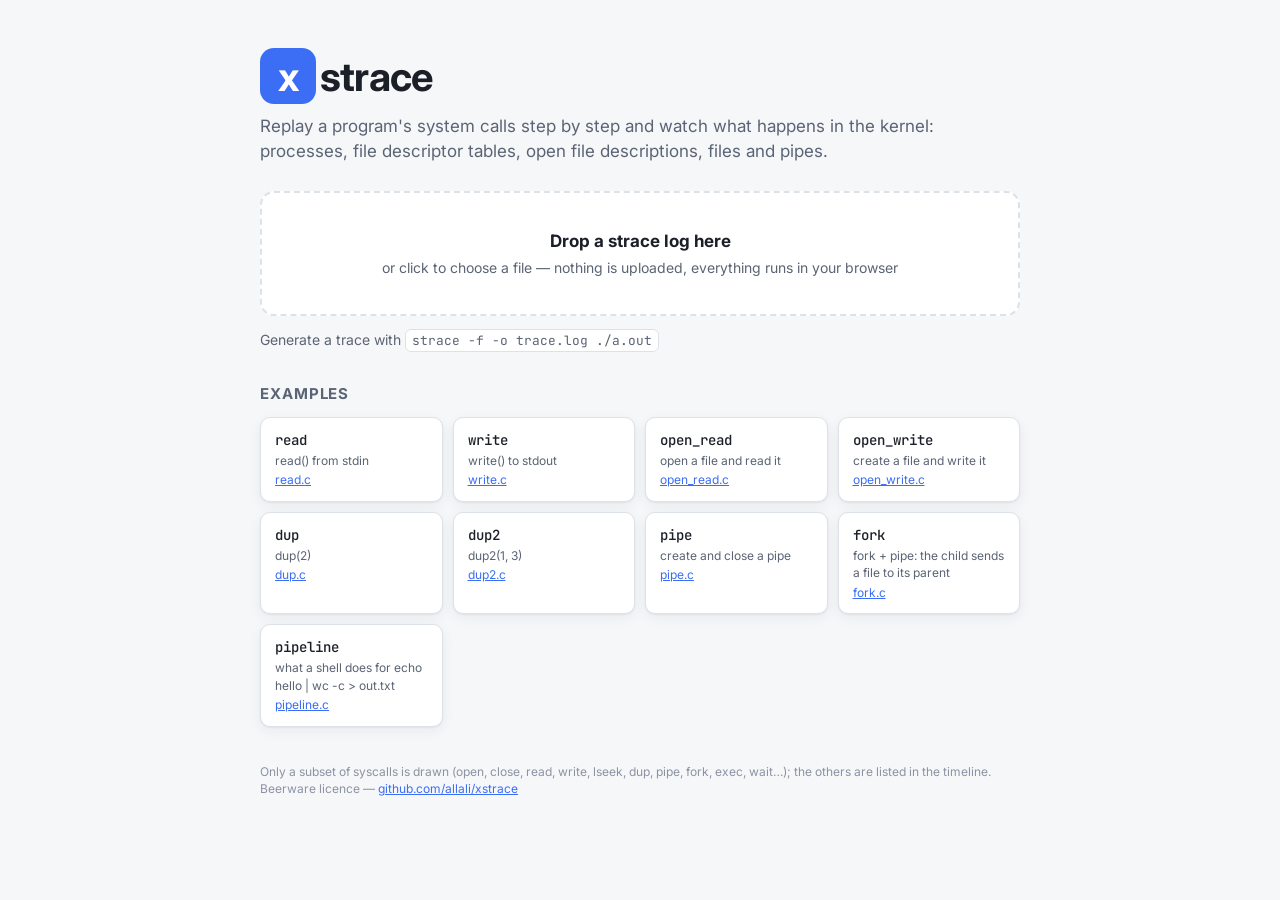
<file: xstrace.html>
<!DOCTYPE html>
<html lang="en">
<head>
  <meta charset="utf-8">
  <meta name="viewport" content="width=device-width, initial-scale=1">
  <title>xstrace</title>
  <link rel="preconnect" href="https://fonts.googleapis.com">
  <link href="https://fonts.googleapis.com/css2?family=Inter:wght@400;500;600;700&family=JetBrains+Mono:wght@400;500&display=swap" rel="stylesheet">
  <link rel="stylesheet" href="css/xstrace.css">
</head>
<body>

  <!-- ===================== intro / loading screen ===================== -->
  <section id="intro">
    <div class="intro-inner">
      <h1><span class="logo">x</span>strace</h1>
      <p class="lead">Replay a program's system calls step by step and watch what happens in the kernel:
        processes, file descriptor tables, open file descriptions, files and pipes.</p>

      <label id="drop" for="file">
        <input id="file" type="file" accept=".log,.txt,.strace,text/plain">
        <strong>Drop a strace log here</strong>
        <span>or click to choose a file — nothing is uploaded, everything runs in your browser</span>
      </label>

      <p class="howto">Generate a trace with
        <code>strace -f -o trace.log ./a.out</code></p>

      <h2>Examples</h2>
      <div id="examples"></div>

      <p class="foot">Only a subset of syscalls is drawn (open, close, read, write, lseek, dup, pipe, fork, exec, wait…);
        the others are listed in the timeline. Beerware licence — <a href="https://github.com/allali/xstrace">github.com/allali/xstrace</a></p>
    </div>
  </section>

  <!-- ============================ viewer ============================== -->
  <section id="viewer" hidden>
    <header id="bar">
      <button id="home" class="ghost" title="Load another trace">
        <span class="logo">x</span><span id="trace-name">strace</span>
      </button>
      <div class="transport">
        <button id="b-first" title="Start (Home)"><svg viewBox="0 0 16 16"><path d="M3 3h2v10H3zM13 3v10L6 8z"/></svg></button>
        <button id="b-prev" title="Previous (←)"><svg viewBox="0 0 16 16"><path d="M11 3v10L4 8z"/></svg></button>
        <button id="b-play" class="primary" title="Play / pause (P)"><svg viewBox="0 0 16 16"><path d="M5 3v10l8-5z"/></svg></button>
        <button id="b-next" title="Next (→ or space)"><svg viewBox="0 0 16 16"><path d="M4 3v10l6-5zM11 3h2v10h-2z"/></svg></button>
        <button id="b-last" title="End (End)"><svg viewBox="0 0 16 16"><path d="M3 3v10l7-5zM11 3h2v10h-2z"/></svg></button>
      </div>
      <input id="scrub" type="range" min="0" value="0" aria-label="Position in trace">
      <span id="counter">0 / 0</span>
      <label class="speed" title="Playback speed">speed
        <input id="speed" type="range" min="0.25" max="4" step="0.25" value="1">
      </label>
      <label class="toggle" title="Skip the dynamic loader and syscalls that are not drawn">
        <input id="focus" type="checkbox" checked> focus
      </label>
      <label class="toggle" title="After an exec, only stop on syscalls that use a file descriptor opened before the exec">
        <input id="skip-post-exec" type="checkbox"> skip post exec
      </label>
    </header>

    <div id="main">
      <div id="stage-wrap">
        <div id="stage">
          <svg id="wires" aria-hidden="true">
            <defs>
              <marker id="arrow" viewBox="0 0 10 10" refX="9" refY="5" markerWidth="7" markerHeight="7" orient="auto-start-reverse">
                <path d="M0,1 L9,5 L0,9 z" fill="context-stroke"></path>
              </marker>
            </defs>
            <g id="wire-layer"></g>
            <g id="packet-layer"></g>
          </svg>
          <div class="col" id="col-procs">
            <h3>Processes <small>user space · fd tables</small></h3>
            <div class="list"></div>
          </div>
          <div class="col kernel" id="col-ofds">
            <h3>Open file descriptions <small>kernel</small></h3>
            <div class="list"></div>
          </div>
          <div class="col kernel" id="col-nodes">
            <h3>Files &amp; pipes <small>kernel</small></h3>
            <div class="list"></div>
          </div>
          <div id="ghosts"></div>
        </div>
      </div>

      <aside id="side">
        <div id="now">
          <div class="now-head">
            <span id="now-pid" class="pid-chip"></span>
            <span id="now-step"></span>
          </div>
          <div id="now-call"></div>
          <div id="now-ret"></div>
          <p id="now-desc"></p>
        </div>
        <div id="timeline-head">
          <span>Timeline</span>
          <button id="b-main" class="ghost small" title="Jump to the first syscall of main()">jump to main()</button>
        </div>
        <ol id="timeline"></ol>
      </aside>
    </div>
  </section>

  <script src="js/model.js"></script>
  <script src="js/view.js"></script>
</body>
</html>
</file>
<file: css/xstrace.css>
/* xstrace — styles */

:root {
  --bg: #f6f7f9;
  --panel: #ffffff;
  --kernel: #eef1f6;
  --ink: #1b1f27;
  --ink-2: #5b6474;
  --ink-3: #8b93a3;
  --line: #dde1e8;
  --wire: #9aa3b2;
  --accent: #3b6ef5;
  --read: #129b6a;
  --write: #e0731b;
  --rw: #8a5cf5;
  --err: #d93b3b;
  --hot-bg: #fff6d6;
  --shadow: 0 1px 2px rgba(20, 30, 50, .06), 0 4px 14px rgba(20, 30, 50, .06);
  --mono: 'JetBrains Mono', ui-monospace, SFMono-Regular, Menlo, monospace;
  --sans: 'Inter', system-ui, -apple-system, 'Segoe UI', sans-serif;
  --t: 380ms;
  color-scheme: light;
}

@media (prefers-color-scheme: dark) {
  :root:not([data-theme="light"]) {
    --bg: #12151b;
    --panel: #1b2029;
    --kernel: #161b23;
    --ink: #e7eaf0;
    --ink-2: #a3acbb;
    --ink-3: #6f7889;
    --line: #2c3340;
    --wire: #5d6778;
    --accent: #6d93ff;
    --read: #2cc58c;
    --write: #f29544;
    --rw: #a78bff;
    --err: #ff6b6b;
    --hot-bg: #3a3218;
    --shadow: 0 1px 2px rgba(0, 0, 0, .3), 0 4px 14px rgba(0, 0, 0, .25);
    color-scheme: dark;
  }
}
:root[data-theme="dark"] {
  --bg: #12151b; --panel: #1b2029; --kernel: #161b23; --ink: #e7eaf0; --ink-2: #a3acbb; --ink-3: #6f7889;
  --line: #2c3340; --wire: #5d6778; --accent: #6d93ff; --read: #2cc58c; --write: #f29544; --rw: #a78bff;
  --err: #ff6b6b; --hot-bg: #3a3218; --shadow: 0 1px 2px rgba(0,0,0,.3), 0 4px 14px rgba(0,0,0,.25);
  color-scheme: dark;
}

* { box-sizing: border-box; }
html, body { margin: 0; height: 100%; }
body {
  background: var(--bg);
  color: var(--ink);
  font: 14px/1.45 var(--sans);
  -webkit-font-smoothing: antialiased;
}
[hidden] { display: none !important; }
code, .mono { font-family: var(--mono); font-size: .92em; }
a { color: var(--accent); }

button {
  font: inherit;
  color: var(--ink);
  background: var(--panel);
  border: 1px solid var(--line);
  border-radius: 8px;
  padding: 5px 10px;
  cursor: pointer;
  transition: background .15s, border-color .15s;
}
button:hover { border-color: var(--ink-3); }
button.primary { background: var(--accent); border-color: var(--accent); color: #fff; min-width: 42px; }
button.ghost { background: transparent; border-color: transparent; }
button.ghost:hover { background: var(--panel); border-color: var(--line); }
button.small { font-size: 12px; padding: 2px 8px; }

.logo {
  display: inline-grid; place-items: center;
  width: 1.4em; height: 1.4em; margin-right: .1em;
  border-radius: .35em; background: var(--accent); color: #fff;
  font-weight: 700;
}

/* ------------------------------------------------------------------ intro */

#intro { min-height: 100%; display: flex; justify-content: center; padding: 48px 16px; }
.intro-inner { width: 100%; max-width: 760px; }
#intro h1 { font-size: 40px; margin: 0 0 8px; letter-spacing: -.02em; }
#intro h2 { font-size: 15px; text-transform: uppercase; letter-spacing: .06em; color: var(--ink-2); margin: 32px 0 12px; }
.lead { font-size: 17px; color: var(--ink-2); margin: 0 0 28px; }
#drop {
  display: flex; flex-direction: column; align-items: center; gap: 4px;
  padding: 36px 16px; border: 2px dashed var(--line); border-radius: 14px;
  background: var(--panel); cursor: pointer; text-align: center;
  transition: border-color .15s, background .15s;
}
#drop:hover, #drop.over { border-color: var(--accent); }
#drop strong { font-size: 17px; }
#drop span { color: var(--ink-2); }
#drop input { display: none; }
.howto { color: var(--ink-2); margin-top: 14px; }
.howto code { background: var(--panel); border: 1px solid var(--line); padding: 2px 6px; border-radius: 6px; }
#examples { display: grid; grid-template-columns: repeat(auto-fill, minmax(160px, 1fr)); gap: 10px; }
.example {
  display: flex; flex-direction: column; align-items: flex-start; gap: 2px; text-align: left;
  padding: 12px 14px; border-radius: 10px; box-shadow: var(--shadow);
}
.example b { font-family: var(--mono); font-weight: 500; }
.example span { color: var(--ink-2); font-size: 12px; }
.example a { font-size: 12px; }
.foot { color: var(--ink-3); font-size: 12px; margin-top: 36px; }

/* ----------------------------------------------------------------- viewer */

#viewer { height: 100%; display: flex; flex-direction: column; }
#bar {
  display: flex; align-items: center; gap: 14px; flex-wrap: wrap;
  padding: 8px 16px; background: var(--panel); border-bottom: 1px solid var(--line);
}
#home { font-weight: 600; display: flex; align-items: center; gap: 2px; }
.transport { display: flex; gap: 4px; }
.transport button { display: grid; place-items: center; width: 34px; height: 30px; padding: 0; }
.transport svg { width: 14px; height: 14px; fill: currentColor; }
#scrub { flex: 1; min-width: 140px; accent-color: var(--accent); }
#counter { font-family: var(--mono); font-size: 12px; color: var(--ink-2); min-width: 80px; text-align: right; }
.speed, .toggle { display: flex; align-items: center; gap: 6px; color: var(--ink-2); font-size: 13px; }
.speed input { width: 80px; accent-color: var(--accent); }
.toggle input { accent-color: var(--accent); }

#main { flex: 1; display: flex; min-height: 0; }
#stage-wrap { flex: 1; overflow: auto; min-width: 0; }
#stage {
  position: relative;
  display: grid;
  grid-template-columns: minmax(230px, 1.1fr) minmax(170px, .8fr) minmax(220px, 1fr);
  column-gap: 72px;
  padding: 18px 28px 40px 48px;
  min-width: 860px;
  min-height: 100%;
}
/* kernel area behind the two right columns */
#stage::before {
  content: 'KERNEL';
  position: absolute; top: 0; bottom: 0; right: 0;
  left: var(--kx, 45%);
  background: var(--kernel);
  border-left: 1px dashed var(--line);
  font-size: 11px; letter-spacing: .2em; color: var(--ink-3);
  padding: 4px 10px; text-align: right;
  z-index: 0;
}
.col { position: relative; z-index: 1; min-width: 0; }
.col h3 { font-size: 12px; text-transform: uppercase; letter-spacing: .06em; color: var(--ink-2); margin: 0 0 12px; font-weight: 600; }
.col h3 small { text-transform: none; letter-spacing: 0; color: var(--ink-3); font-weight: 400; margin-left: 4px; }
.col .list { display: flex; flex-direction: column; gap: 14px; }
#col-ofds .list { gap: 16px; }

#wires { position: absolute; left: 0; top: 0; z-index: 2; pointer-events: none; overflow: visible; }
#ghosts { position: absolute; inset: 0; z-index: 3; pointer-events: none; }

/* ---- generic card */
.card {
  background: var(--panel); border: 1px solid var(--line); border-radius: 10px;
  box-shadow: var(--shadow);
  transition: border-color var(--t), box-shadow var(--t), background var(--t), opacity var(--t);
}
.enter { animation: enter var(--t) ease-out both; }
@keyframes enter { from { opacity: 0; transform: translateY(-8px) scale(.96); } }
.ghost-out { position: absolute; animation: leave var(--t) ease-in both; margin: 0 !important; }
@keyframes leave { to { opacity: 0; transform: scale(.94); } }

/* ---- process card */
.proc { --pc: var(--accent); overflow: hidden; width: 80%; }
.proc.active { border-color: var(--pc); box-shadow: 0 0 0 3px color-mix(in srgb, var(--pc) 22%, transparent), var(--shadow); }
.proc-head { display: flex; align-items: center; gap: 8px; padding: 8px 10px 4px; }
.proc-head .pid { font-family: var(--mono); font-size: 12px; font-weight: 500; color: #fff; background: var(--pc); padding: 1px 7px; border-radius: 6px; }
.proc-head .bin { font-weight: 600; overflow: hidden; text-overflow: ellipsis; white-space: nowrap; flex: 1; }
.proc-head .bin.flash { animation: flash 900ms ease-out; }
@keyframes flash { 0% { color: var(--pc); transform: scale(1.12); } }
.state { font-size: 11px; padding: 1px 7px; border-radius: 99px; background: var(--kernel); color: var(--ink-2); white-space: nowrap; }
.state.running { color: var(--read); }
.state.zombie { color: var(--write); }
.proc-sub { padding: 0 10px 6px; font-family: var(--mono); font-size: 11px; color: var(--ink-3); white-space: nowrap; overflow: hidden; text-overflow: ellipsis; }
.proc-last { margin: 0 10px 8px; font-family: var(--mono); font-size: 11px; padding: 3px 6px; border-radius: 5px; background: var(--kernel); color: var(--ink-2); white-space: nowrap; overflow: hidden; text-overflow: ellipsis; }
.proc.active .proc-last { background: color-mix(in srgb, var(--pc) 14%, var(--panel)); color: var(--ink); }
.proc-last.err { color: var(--err) !important; }
.proc.dead { opacity: .62; }
.proc.dead .pid { background: var(--ink-3); }
.fdtable { border-top: 1px solid var(--line); }
.fdtable-title { display: flex; justify-content: space-between; font-size: 10px; text-transform: uppercase; letter-spacing: .08em; color: var(--ink-3); padding: 5px 10px 2px; }
.fd {
  position: relative; display: flex; align-items: center; gap: 8px;
  padding: 3px 10px; height: 26px; font-size: 12px;
  transition: background var(--t);
}
.fd .num { font-family: var(--mono); font-weight: 500; width: 22px; text-align: right; }
.fd .what { color: var(--ink-2); overflow: hidden; text-overflow: ellipsis; white-space: nowrap; flex: 1; }
.fd .tag { font-size: 10px; color: var(--ink-3); border: 1px solid var(--line); border-radius: 4px; padding: 0 4px; }
.port { position: absolute; width: 8px; height: 8px; border-radius: 50%; background: var(--panel); border: 2px solid var(--wire); top: 50%; transform: translateY(-50%); }
.fd .port { right: -5px; border-color: var(--pc); }
.fd { cursor: pointer; }
.fd:hover { background: color-mix(in srgb, var(--pc) 8%, transparent); }
.fd.sel { box-shadow: inset 0 0 0 2px var(--accent); border-radius: 6px; }
.fd.sel-main { box-shadow: inset 0 0 0 2px var(--accent); background: color-mix(in srgb, var(--accent) 12%, transparent); }
.card.sel { border-color: var(--accent); box-shadow: 0 0 0 2px var(--accent), var(--shadow); }
.empty-fds { padding: 6px 10px 8px; font-size: 12px; color: var(--ink-3); font-style: italic; }

/* ---- open file description */
.ofd { position: relative; display: flex; align-items: center; gap: 8px; padding: 6px 10px; min-height: 34px; font-size: 12px; }
.ofd .port.in { left: -6px; }
.ofd .port.out { right: -6px; }
.mode { font-family: var(--mono); font-size: 11px; font-weight: 500; padding: 1px 6px; border-radius: 5px; color: #fff; }
.mode.R { background: var(--read); }
.mode.W { background: var(--write); }
.mode.RW { background: var(--rw); }
.ofd .off { font-family: var(--mono); color: var(--ink-2); }
.ofd .off b { color: var(--ink); font-weight: 500; display: inline-block; }
.ofd .off b.bump { animation: bump 600ms ease-out; }
@keyframes bump { 0% { color: var(--accent); transform: translateY(-3px); } }
.ofd .fl { font-size: 10px; color: var(--ink-3); flex: 1; overflow: hidden; text-overflow: ellipsis; white-space: nowrap; }
.ofd .refs { font-size: 10px; color: var(--ink-3); white-space: nowrap; }

/* ---- files / pipes / terminal */
.node { position: relative; padding: 8px 10px 10px; }
.node .port.in { left: -6px; top: 20px; }
.node-head { display: flex; align-items: center; gap: 8px; }
.kind { font-size: 10px; text-transform: uppercase; letter-spacing: .08em; color: var(--ink-3); border: 1px solid var(--line); border-radius: 4px; padding: 0 5px; }
.node-name { font-family: var(--mono); font-weight: 500; font-size: 12px; overflow: hidden; text-overflow: ellipsis; white-space: nowrap; flex: 1; direction: rtl; text-align: left; }
.node-size { font-size: 11px; color: var(--ink-3); white-space: nowrap; }
.content {
  margin-top: 7px; font-family: var(--mono); font-size: 11px; line-height: 1.5;
  background: var(--kernel); border-radius: 6px; padding: 5px 7px; min-height: 26px;
  white-space: pre-wrap; word-break: break-all; color: var(--ink-2);
  max-height: 92px; overflow: hidden;
}
.content:empty::before { content: attr(data-empty); color: var(--ink-3); font-style: italic; }
.node.tty .content { background: #1b1f27; color: #d6f5e3; }
.pipe-ends { display: flex; flex-direction: column; gap: 6px; margin-top: 7px; }
.pipe-end { position: relative; font-size: 11px; color: var(--ink-2); padding-left: 4px; height: 18px; display: flex; align-items: center; }
.pipe-end .port { left: -16px; }
.pipe-end.w .port { border-color: var(--write); }
.pipe-end.r .port { border-color: var(--read); }
.pipe-tube { margin-top: 7px; display: flex; align-items: center; gap: 6px; font-size: 10px; color: var(--ink-3); }
.pipe-tube .content { flex: 1; margin: 0; border: 1px solid var(--line); border-radius: 99px; padding: 3px 10px; min-height: 0; white-space: nowrap; overflow: hidden; text-overflow: ellipsis; }

/* ---- highlight of what the current syscall touches */
.hot { background: var(--hot-bg) !important; }
.card.hot { border-color: var(--accent); }

/* ---- wires */
.wire { fill: none; stroke: var(--wire); stroke-width: 1.6; transition: stroke var(--t), stroke-width var(--t), opacity var(--t); }
.wire.fdw { stroke: color-mix(in srgb, var(--pc) 70%, var(--wire)); }
.wire.fork { stroke-dasharray: 5 4; stroke-width: 1.4; }
.wire.hot { stroke: var(--accent); stroke-width: 2.6; }
.wire.hot.in { stroke: var(--read); }
.wire.hot.out { stroke: var(--write); }
.wire.sel { stroke-width: 3.6; stroke: var(--accent); }
.wire.sel.fdw { stroke: color-mix(in srgb, var(--pc) 85%, var(--ink)); }
#stage.has-sel .wire:not(.sel):not(.leaving) { opacity: .35; }
.wire.draw { animation: draw var(--t) ease-out both; }
@keyframes draw { from { stroke-dashoffset: var(--len); } }
.wire.leaving { opacity: 0; }

.packet rect { fill: var(--accent); }
.packet.in rect { fill: var(--read); }
.packet.out rect { fill: var(--write); }
.packet text { fill: #fff; font: 500 11px var(--mono); }

/* ------------------------------------------------------------- side panel */

#side { width: 380px; flex: none; display: flex; flex-direction: column; border-left: 1px solid var(--line); background: var(--panel); min-height: 0; }
#now { padding: 14px 16px; border-bottom: 1px solid var(--line); }
.now-head { display: flex; align-items: center; gap: 8px; font-size: 12px; color: var(--ink-3); }
.pid-chip { font-family: var(--mono); font-size: 11px; color: #fff; background: var(--pc, var(--accent)); padding: 1px 7px; border-radius: 6px; }
#now-call { font-family: var(--mono); font-size: 13px; margin-top: 8px; word-break: break-all; max-height: 120px; overflow: auto; }
#now-call .name { font-weight: 600; color: var(--accent); }
#now-ret { margin-top: 6px; font-family: var(--mono); font-size: 12px; }
#now-ret .ok { color: var(--read); }
#now-ret .ko { color: var(--err); }
#now-desc { margin: 10px 0 0; color: var(--ink-2); min-height: 3em; }
#now.shake { animation: shake 420ms; }
@keyframes shake { 20%, 60% { transform: translateX(-4px); } 40%, 80% { transform: translateX(4px); } }

#timeline-head { display: flex; align-items: center; justify-content: space-between; padding: 8px 16px; font-size: 12px; text-transform: uppercase; letter-spacing: .06em; color: var(--ink-2); border-bottom: 1px solid var(--line); }
#timeline { list-style: none; margin: 0; padding: 4px 0; overflow: auto; flex: 1; font-family: var(--mono); font-size: 11.5px; }
#timeline li { display: flex; gap: 8px; padding: 2px 16px; cursor: pointer; white-space: nowrap; color: var(--ink); }
#timeline li:hover { background: var(--kernel); }
#timeline li .dot { flex: none; width: 6px; height: 6px; margin-top: 6px; border-radius: 50%; background: var(--pc); }
#timeline li .txt { overflow: hidden; text-overflow: ellipsis; }
#timeline li.minor { color: var(--ink-3); }
#timeline li.err .txt { color: var(--err); }
#timeline li.past { opacity: .55; }
#timeline li.cur { background: color-mix(in srgb, var(--accent) 16%, transparent); opacity: 1; }
#timeline li.sep { cursor: default; color: var(--ink-3); font-family: var(--sans); font-size: 11px; justify-content: center; padding: 6px; }
#timeline.focus li.minor, #timeline.focus li.loader { display: none; }
#timeline.skip-post-exec li.postexec { display: none; }

@media (max-width: 900px) {
  #main { flex-direction: column; }
  #side { width: auto; border-left: 0; border-top: 1px solid var(--line); max-height: 45vh; }
  #bar { gap: 8px; padding: 8px 16px; }
  .speed { display: none; }
}
@media (prefers-reduced-motion: reduce) {
  :root { --t: 1ms; }
}
</file>
